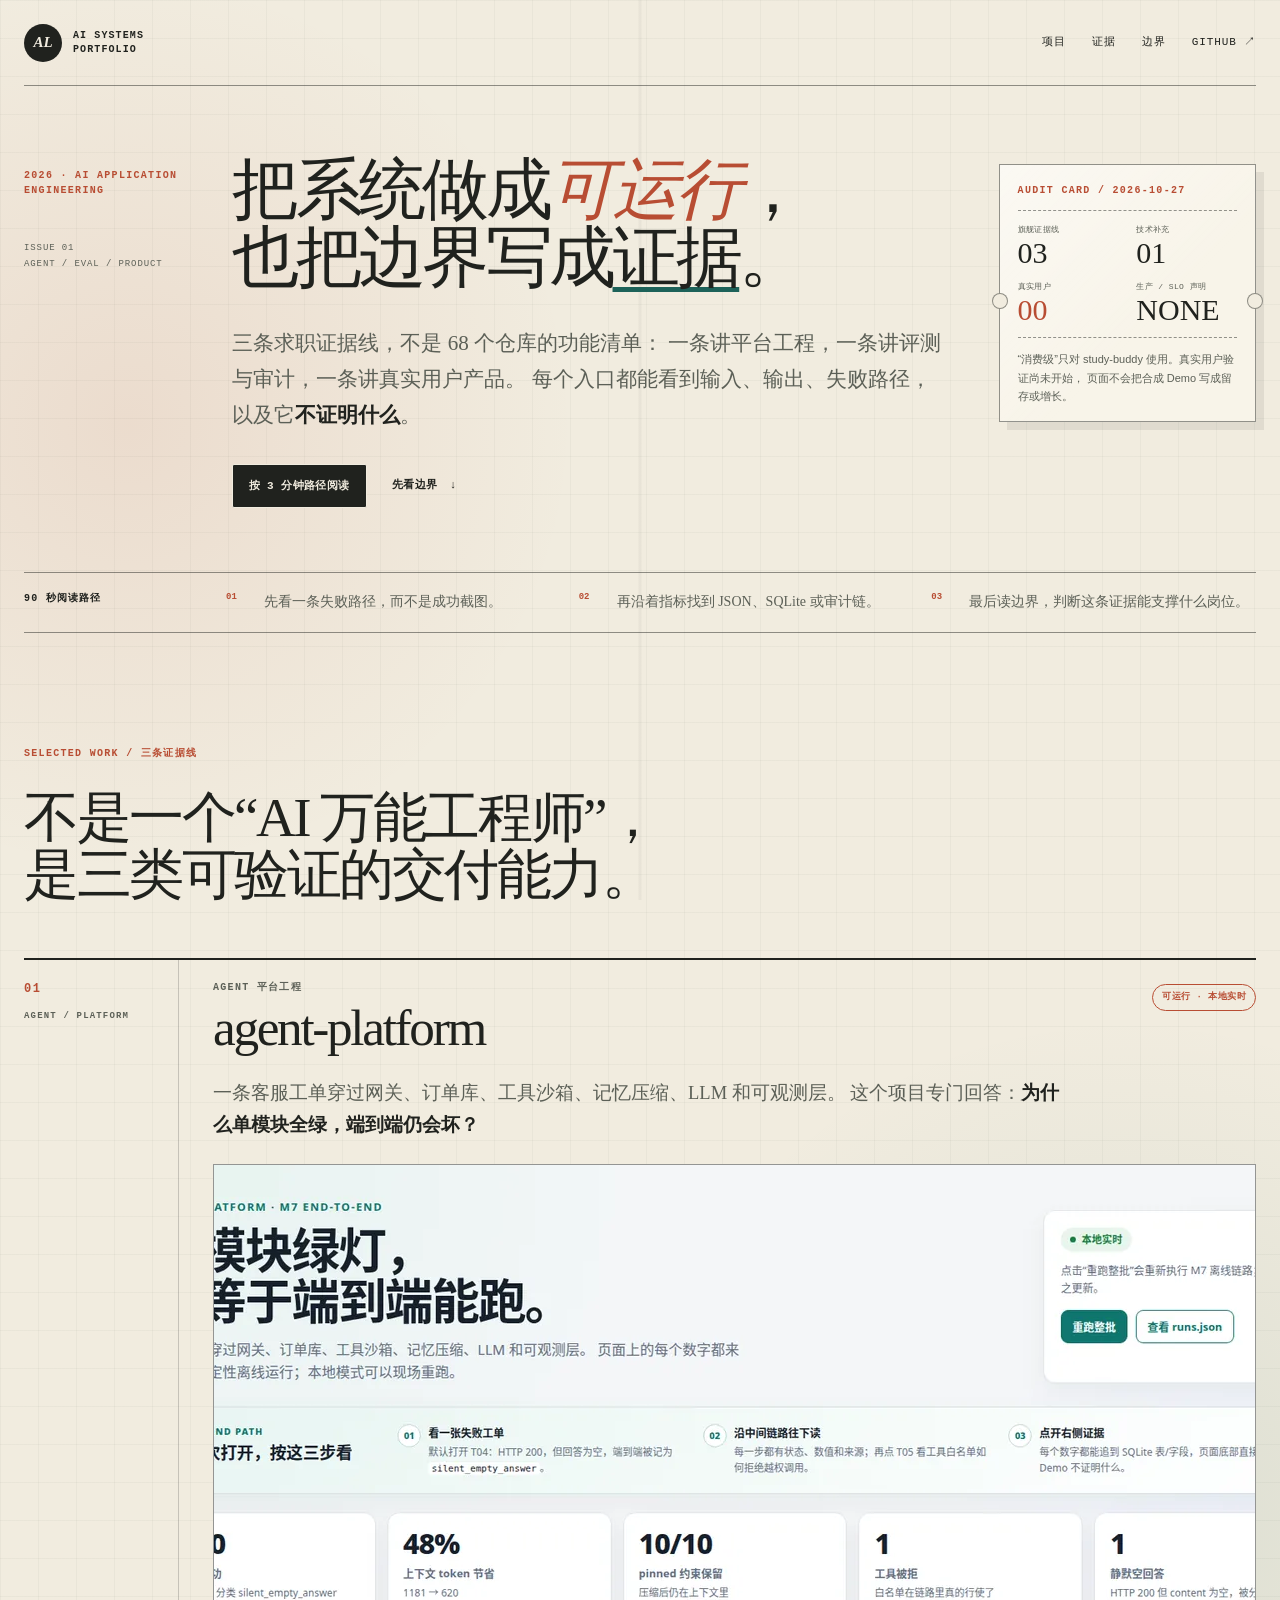
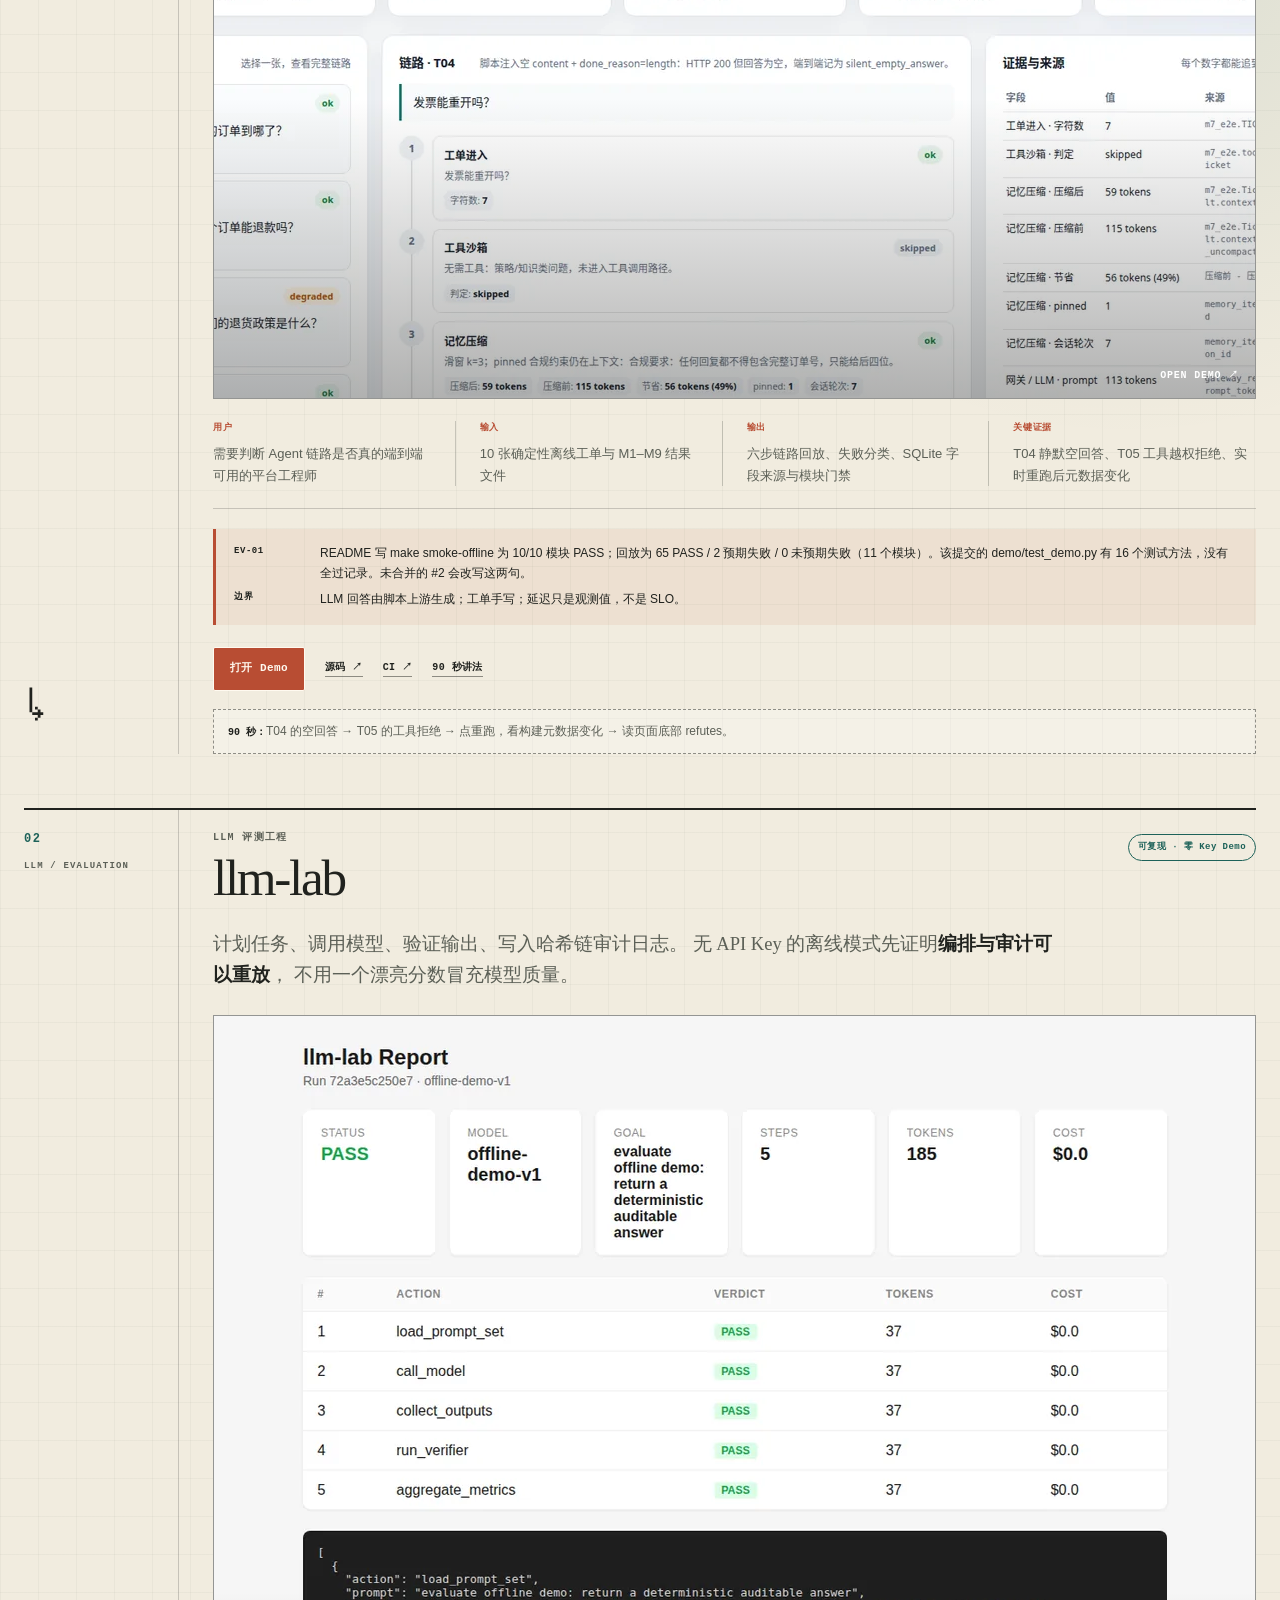
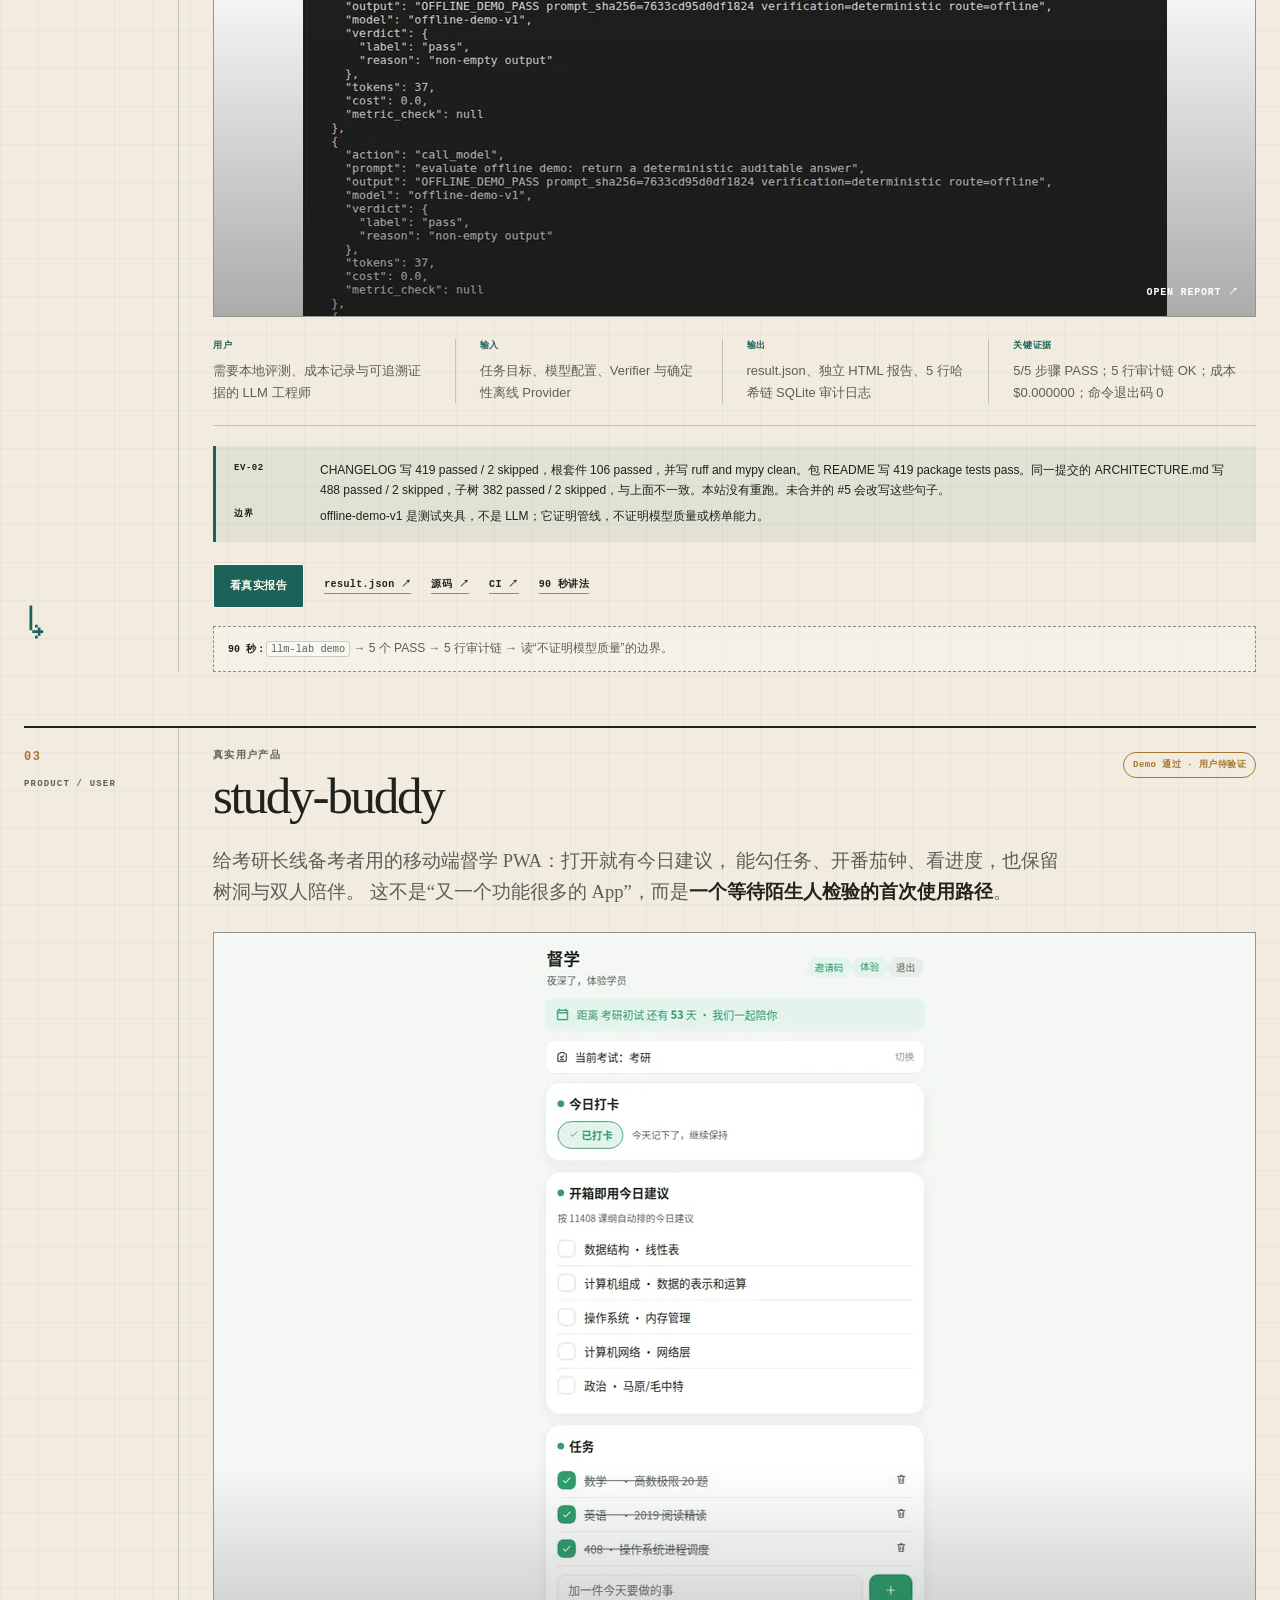
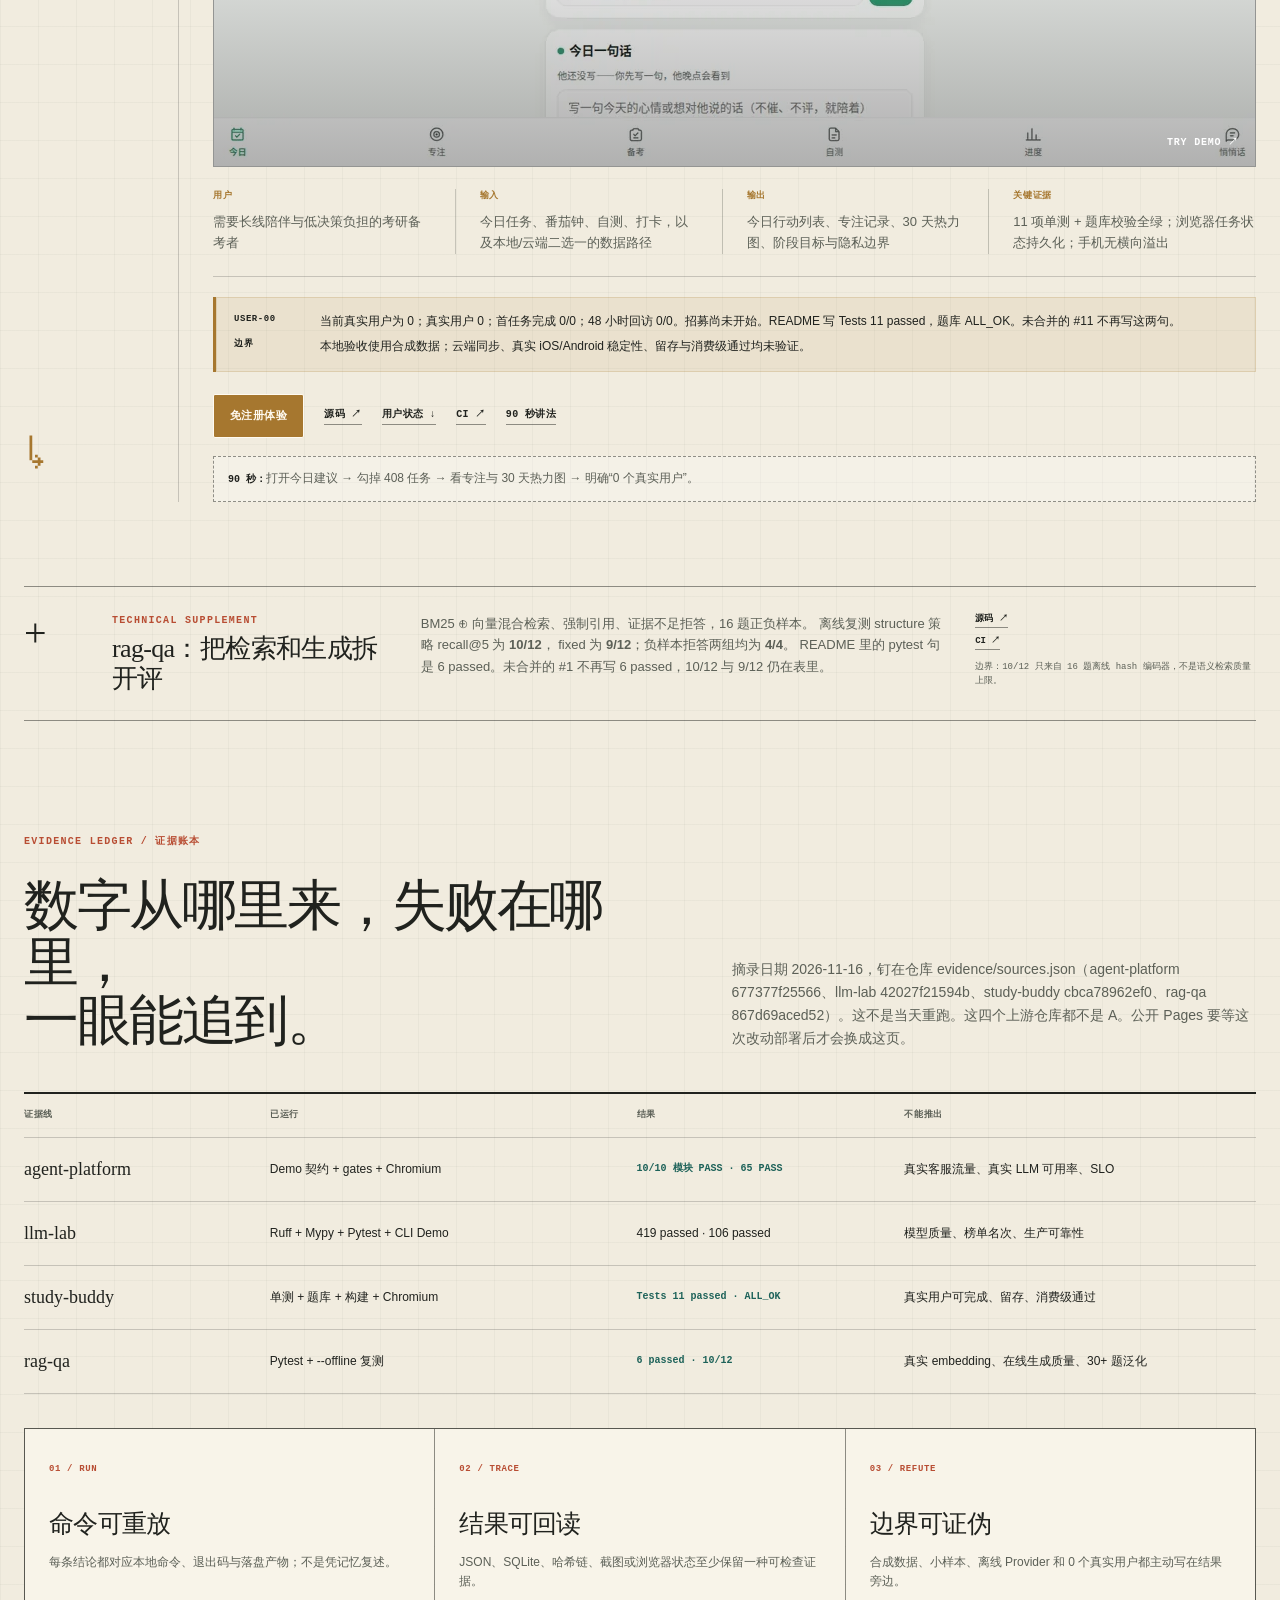
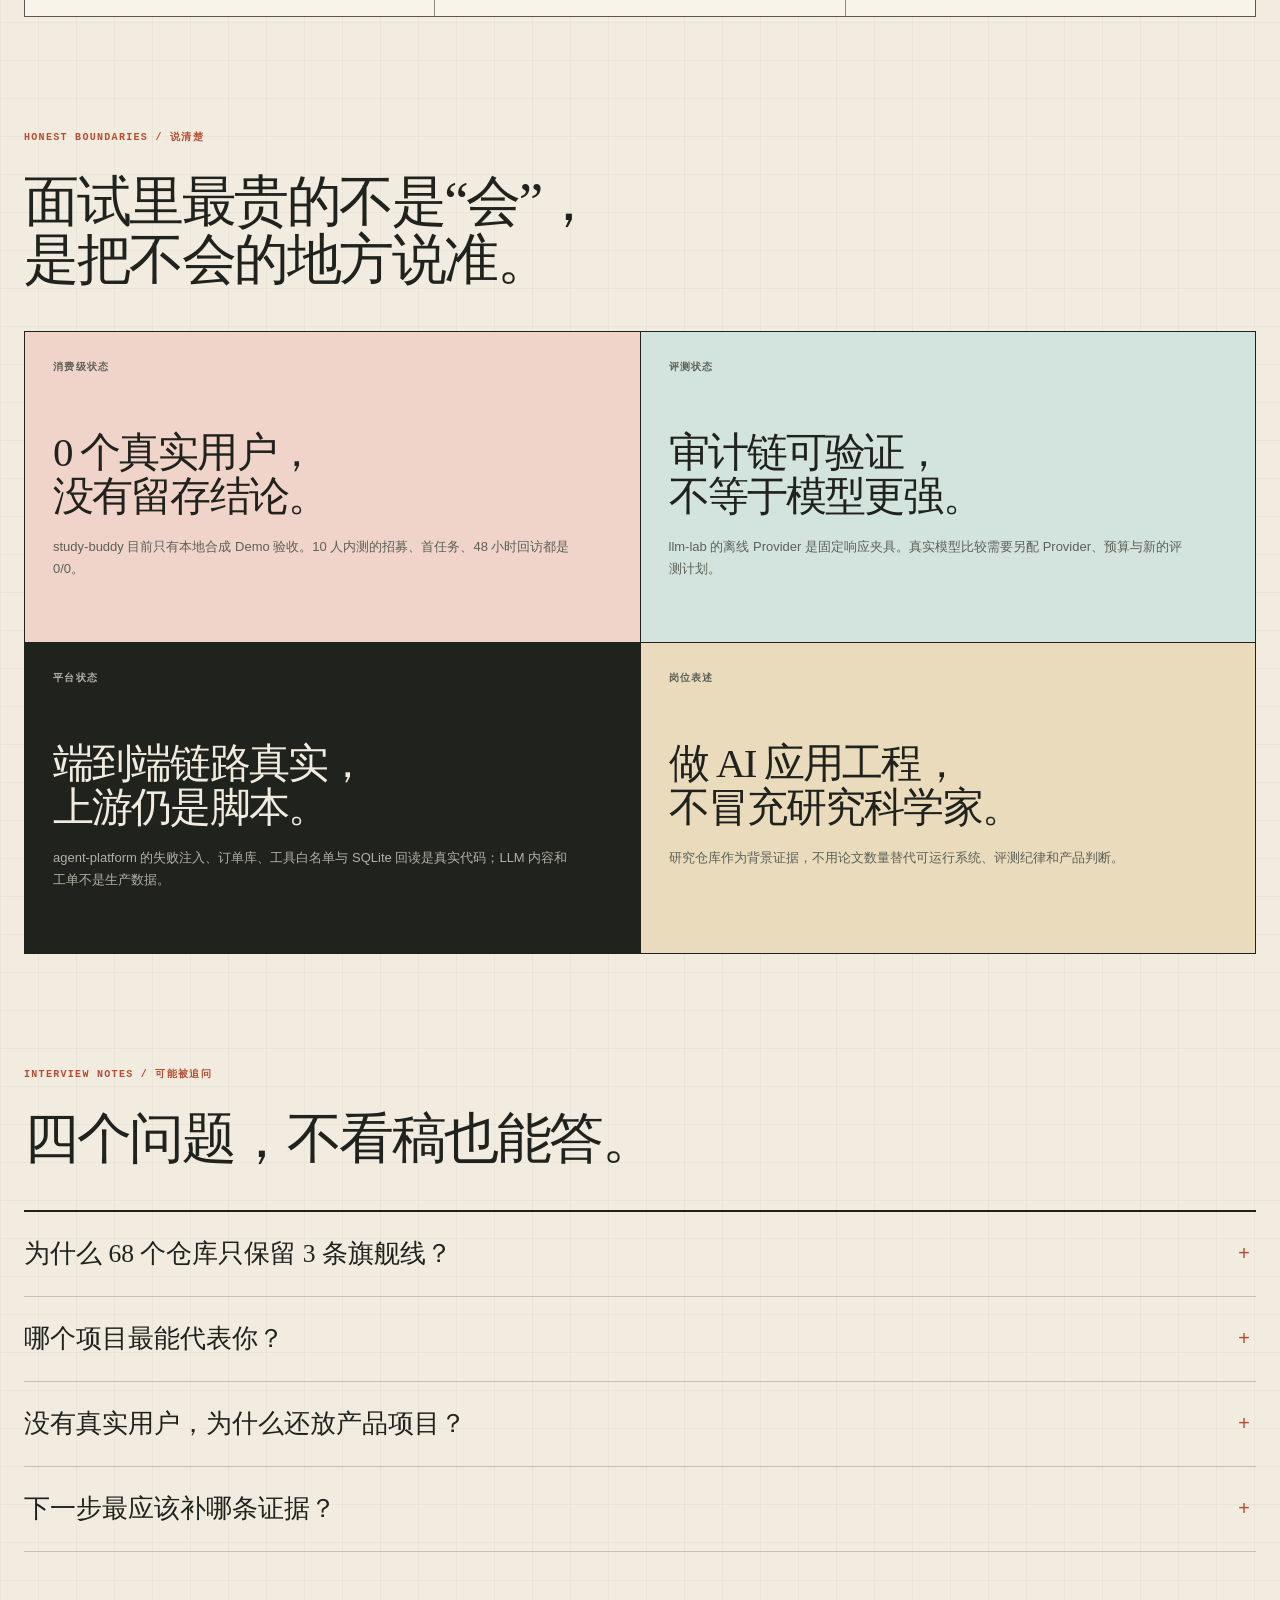
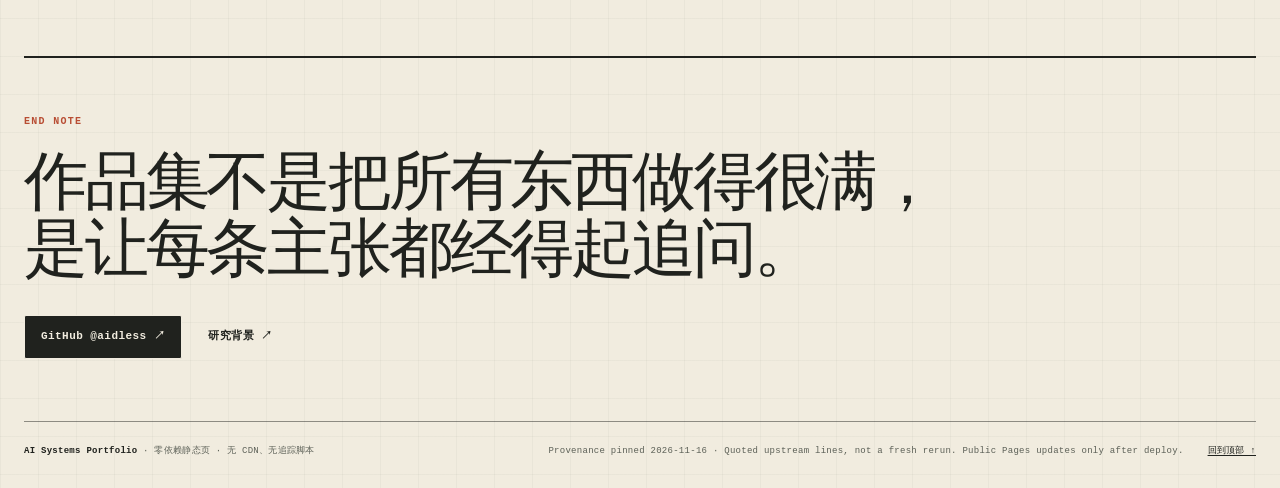
<file: site/index.html>
<!doctype html>
<html lang="zh-CN">
<head>
  <meta charset="utf-8">
  <meta name="viewport" content="width=device-width, initial-scale=1">
  <title>AI 应用工程作品集 · Agent / Evaluation / Product</title>
  <meta name="description" content="三条证据线：Agent 平台工程、LLM 评测工程、真实用户产品。每个项目都有输入、输出、启动入口、证据与明确边界。">
  <meta name="theme-color" content="#f1ecdf">
  <link rel="icon" href="data:,">
  <link rel="stylesheet" href="style.css">
</head>
<body>
  <a class="skip" href="#work">跳到项目</a>

  <header class="site-header">
    <a class="wordmark" href="#top" aria-label="返回顶部">
      <span class="wordmark-mark">AL</span>
      <span>AI SYSTEMS<br>PORTFOLIO</span>
    </a>
    <nav aria-label="主导航">
      <a href="#work">项目</a>
      <a href="#ledger">证据</a>
      <a href="#boundaries">边界</a>
      <a href="https://github.com/aidless" target="_blank" rel="noreferrer">GitHub ↗</a>
    </nav>
  </header>

  <main id="top">
    <section class="hero">
      <div class="hero-grid">
        <div class="hero-aside reveal">
          <p class="eyebrow">2026 · AI APPLICATION ENGINEERING</p>
          <p class="issue">ISSUE 01<br>AGENT / EVAL / PRODUCT</p>
        </div>

        <div class="hero-main">
          <h1 class="reveal delay-1">
            把系统做成<span class="accent">可运行</span>，<br>
            也把边界写成<span class="underline">证据</span>。
          </h1>
          <p class="hero-lede reveal delay-2">
            三条求职证据线，不是 68 个仓库的功能清单：
            一条讲平台工程，一条讲评测与审计，一条讲真实用户产品。
            每个入口都能看到输入、输出、失败路径，以及它<strong>不证明什么</strong>。
          </p>
          <div class="hero-actions reveal delay-3">
            <a class="button button-ink" href="#work">按 3 分钟路径阅读</a>
            <a class="text-link" href="#boundaries">先看边界 <span>↓</span></a>
          </div>
        </div>

        <aside class="hero-ticket reveal delay-2" aria-label="作品集摘要">
          <p class="ticket-label">AUDIT CARD / 2026-10-27</p>
          <dl>
            <div>
              <dt>旗舰证据线</dt>
              <dd>03</dd>
            </div>
            <div>
              <dt>技术补充</dt>
              <dd>01</dd>
            </div>
            <div>
              <dt>真实用户</dt>
              <dd class="ticket-warn">00</dd>
            </div>
            <div>
              <dt>生产 / SLO 声明</dt>
              <dd>NONE</dd>
            </div>
          </dl>
          <p class="ticket-note">
            “消费级”只对 study-buddy 使用。真实用户验证尚未开始，
            页面不会把合成 Demo 写成留存或增长。
          </p>
        </aside>
      </div>

      <div class="read-strip reveal delay-4">
        <p class="strip-title">90 秒阅读路径</p>
        <ol>
          <li><span>01</span>先看一条失败路径，而不是成功截图。</li>
          <li><span>02</span>再沿着指标找到 JSON、SQLite 或审计链。</li>
          <li><span>03</span>最后读边界，判断这条证据能支撑什么岗位。</li>
        </ol>
      </div>
    </section>

    <section class="section work-section" id="work">
      <div class="section-heading section-heading-wide reveal">
        <p class="eyebrow">SELECTED WORK / 三条证据线</p>
        <h2>不是一个“AI 万能工程师”，<br>是三类可验证的交付能力。</h2>
      </div>

      <article class="project project-agent reveal">
        <div class="project-rail">
          <p class="project-number">01</p>
          <p class="project-role">AGENT / PLATFORM</p>
          <div class="project-mark">↳</div>
        </div>
        <div class="project-body">
          <div class="project-intro">
            <div>
              <p class="project-kicker">Agent 平台工程</p>
              <h3>agent-platform</h3>
            </div>
            <span class="status">可运行 · 本地实时</span>
          </div>

          <p class="project-claim">
            一条客服工单穿过网关、订单库、工具沙箱、记忆压缩、LLM 和可观测层。
            这个项目专门回答：<strong>为什么单模块全绿，端到端仍会坏？</strong>
          </p>

          <a class="preview preview-agent" href="https://aidless.github.io/agent-platform/" target="_blank" rel="noreferrer" aria-label="打开 agent-platform 在线 Demo">
            <img src="assets/agent-platform.webp" alt="agent-platform 工单链路 Demo：默认展示 T04 静默空回答" width="1200" height="833">
            <span class="preview-label">OPEN DEMO ↗</span>
          </a>

          <dl class="project-facts">
            <div>
              <dt>用户</dt>
              <dd>需要判断 Agent 链路是否真的端到端可用的平台工程师</dd>
            </div>
            <div>
              <dt>输入</dt>
              <dd>10 张确定性离线工单与 M1–M9 结果文件</dd>
            </div>
            <div>
              <dt>输出</dt>
              <dd>六步链路回放、失败分类、SQLite 字段来源与模块门禁</dd>
            </div>
            <div>
              <dt>关键证据</dt>
              <dd>T04 静默空回答、T05 工具越权拒绝、实时重跑后元数据变化</dd>
            </div>
          </dl>

          <div class="evidence-callout">
            <p><span>EV-01</span> README 写 make smoke-offline 为 10/10 模块 PASS；回放为 65 PASS / 2 预期失败 / 0 未预期失败（11 个模块）。该提交的 demo/test_demo.py 有 16 个测试方法，没有全过记录。未合并的 #2 会改写这两句。</p>
            <p><span>边界</span> LLM 回答由脚本上游生成；工单手写；延迟只是观测值，不是 SLO。</p>
          </div>

          <div class="project-links">
            <a class="button button-rust" href="https://aidless.github.io/agent-platform/" target="_blank" rel="noreferrer">打开 Demo</a>
            <a href="https://github.com/aidless/agent-platform" target="_blank" rel="noreferrer">源码 ↗</a>
            <a href="https://github.com/aidless/agent-platform/actions/workflows/gates.yml" target="_blank" rel="noreferrer">CI ↗</a>
            <a href="#agent-runbook">90 秒讲法</a>
          </div>
          <div class="inline-runbook" id="agent-runbook">
            <p><strong>90 秒：</strong>T04 的空回答 → T05 的工具拒绝 → 点重跑，看构建元数据变化 → 读页面底部 refutes。</p>
          </div>
        </div>
      </article>

      <article class="project project-llm reveal">
        <div class="project-rail">
          <p class="project-number">02</p>
          <p class="project-role">LLM / EVALUATION</p>
          <div class="project-mark">↳</div>
        </div>
        <div class="project-body">
          <div class="project-intro">
            <div>
              <p class="project-kicker">LLM 评测工程</p>
              <h3>llm-lab</h3>
            </div>
            <span class="status status-teal">可复现 · 零 Key Demo</span>
          </div>

          <p class="project-claim">
            计划任务、调用模型、验证输出、写入哈希链审计日志。
            无 API Key 的离线模式先证明<strong>编排与审计可以重放</strong>，
            不用一个漂亮分数冒充模型质量。
          </p>

          <a class="preview preview-llm" href="evidence/llm-lab-report.html" target="_blank" rel="noreferrer" aria-label="打开 llm-lab 离线报告">
            <img src="assets/llm-lab.webp" alt="llm-lab 离线报告：5 个步骤全部 PASS，总成本 0 美元" width="1080" height="900">
            <span class="preview-label">OPEN REPORT ↗</span>
          </a>

          <dl class="project-facts">
            <div>
              <dt>用户</dt>
              <dd>需要本地评测、成本记录与可追溯证据的 LLM 工程师</dd>
            </div>
            <div>
              <dt>输入</dt>
              <dd>任务目标、模型配置、Verifier 与确定性离线 Provider</dd>
            </div>
            <div>
              <dt>输出</dt>
              <dd>result.json、独立 HTML 报告、5 行哈希链 SQLite 审计日志</dd>
            </div>
            <div>
              <dt>关键证据</dt>
              <dd>5/5 步骤 PASS；5 行审计链 OK；成本 $0.000000；命令退出码 0</dd>
            </div>
          </dl>

          <div class="evidence-callout">
            <p><span>EV-02</span> CHANGELOG 写 419 passed / 2 skipped，根套件 106 passed，并写 ruff and mypy clean。包 README 写 419 package tests pass。同一提交的 ARCHITECTURE.md 写 488 passed / 2 skipped，子树 382 passed / 2 skipped，与上面不一致。本站没有重跑。未合并的 #5 会改写这些句子。</p>
            <p><span>边界</span> offline-demo-v1 是测试夹具，不是 LLM；它证明管线，不证明模型质量或榜单能力。</p>
          </div>

          <div class="project-links">
            <a class="button button-teal" href="evidence/llm-lab-report.html" target="_blank" rel="noreferrer">看真实报告</a>
            <a href="evidence/llm-lab-result.json" target="_blank" rel="noreferrer">result.json ↗</a>
            <a href="https://github.com/aidless/llm-lab" target="_blank" rel="noreferrer">源码 ↗</a>
            <a href="https://github.com/aidless/llm-lab/actions/workflows/test.yml" target="_blank" rel="noreferrer">CI ↗</a>
            <a href="#llm-runbook">90 秒讲法</a>
          </div>
          <div class="inline-runbook" id="llm-runbook">
            <p><strong>90 秒：</strong><code>llm-lab demo</code> → 5 个 PASS → 5 行审计链 → 读“不证明模型质量”的边界。</p>
          </div>
        </div>
      </article>

      <article class="project project-study reveal">
        <div class="project-rail">
          <p class="project-number">03</p>
          <p class="project-role">PRODUCT / USER</p>
          <div class="project-mark">↳</div>
        </div>
        <div class="project-body">
          <div class="project-intro">
            <div>
              <p class="project-kicker">真实用户产品</p>
              <h3>study-buddy</h3>
            </div>
            <span class="status status-gold">Demo 通过 · 用户待验证</span>
          </div>

          <p class="project-claim">
            给考研长线备考者用的移动端督学 PWA：打开就有今日建议，
            能勾任务、开番茄钟、看进度，也保留树洞与双人陪伴。
            这不是“又一个功能很多的 App”，而是<strong>一个等待陌生人检验的首次使用路径</strong>。
          </p>

          <a class="preview preview-study" href="https://aidless.github.io/study-buddy/?demo=1" target="_blank" rel="noreferrer" aria-label="打开 study-buddy 免注册 Demo">
            <img src="assets/study-buddy.webp" alt="study-buddy 手机端今日任务页面，包含今日建议、任务和打卡" width="1200" height="833">
            <span class="preview-label">TRY DEMO ↗</span>
          </a>

          <dl class="project-facts">
            <div>
              <dt>用户</dt>
              <dd>需要长线陪伴与低决策负担的考研备考者</dd>
            </div>
            <div>
              <dt>输入</dt>
              <dd>今日任务、番茄钟、自测、打卡，以及本地/云端二选一的数据路径</dd>
            </div>
            <div>
              <dt>输出</dt>
              <dd>今日行动列表、专注记录、30 天热力图、阶段目标与隐私边界</dd>
            </div>
            <div>
              <dt>关键证据</dt>
              <dd>11 项单测 + 题库校验全绿；浏览器任务状态持久化；手机无横向溢出</dd>
            </div>
          </dl>

          <div class="evidence-callout evidence-callout-warn">
            <p><span>USER-00</span> 当前真实用户为 0；真实用户 0；首任务完成 0/0；48 小时回访 0/0。招募尚未开始。README 写 Tests 11 passed，题库 ALL_OK。未合并的 #11 不再写这两句。</p>
            <p><span>边界</span> 本地验收使用合成数据；云端同步、真实 iOS/Android 稳定性、留存与消费级通过均未验证。</p>
          </div>

          <div class="project-links">
            <a class="button button-gold" href="https://aidless.github.io/study-buddy/?demo=1" target="_blank" rel="noreferrer">免注册体验</a>
            <a href="https://github.com/aidless/study-buddy" target="_blank" rel="noreferrer">源码 ↗</a>
            <a href="#boundaries">用户状态 ↓</a>
            <a href="https://github.com/aidless/study-buddy/actions/workflows/ci.yml" target="_blank" rel="noreferrer">CI ↗</a>
            <a href="#study-runbook">90 秒讲法</a>
          </div>
          <div class="inline-runbook" id="study-runbook">
            <p><strong>90 秒：</strong>打开今日建议 → 勾掉 408 任务 → 看专注与 30 天热力图 → 明确“0 个真实用户”。</p>
          </div>
        </div>
      </article>
    </section>

    <section class="supplement reveal" aria-labelledby="supplement-title">
      <div class="supplement-index">+</div>
      <div>
        <p class="eyebrow">TECHNICAL SUPPLEMENT</p>
        <h2 id="supplement-title">rag-qa：把检索和生成拆开评</h2>
      </div>
      <p>
        BM25 ⊕ 向量混合检索、强制引用、证据不足拒答，16 题正负样本。
        离线复测 structure 策略 recall@5 为 <strong>10/12</strong>，
        fixed 为 <strong>9/12</strong>；负样本拒答两组均为 <strong>4/4</strong>。
        README 里的 pytest 句是 6 passed。未合并的 #1 不再写 6 passed，10/12 与 9/12 仍在表里。
      </p>
      <div class="supplement-links">
        <a href="https://github.com/aidless/rag-qa" target="_blank" rel="noreferrer">源码 ↗</a>
        <a href="https://github.com/aidless/rag-qa/actions/workflows/ci.yml" target="_blank" rel="noreferrer">CI ↗</a>
        <span>边界：10/12 只来自 16 题离线 hash 编码器，不是语义检索质量上限。</span>
      </div>
    </section>

    <section class="section ledger-section" id="ledger">
      <div class="section-heading reveal">
        <p class="eyebrow">EVIDENCE LEDGER / 证据账本</p>
        <h2>数字从哪里来，失败在哪里，<br>一眼能追到。</h2>
        <p class="section-note">摘录日期 2026-11-16，钉在仓库 evidence/sources.json（agent-platform 677377f25566、llm-lab 42027f21594b、study-buddy cbca78962ef0、rag-qa 867d69aced52）。这不是当天重跑。这四个上游仓库都不是 A。公开 Pages 要等这次改动部署后才会换成这页。</p>
      </div>

      <div class="ledger reveal" role="table" aria-label="项目证据账本">
        <div class="ledger-row ledger-head" role="row">
          <span role="columnheader">证据线</span>
          <span role="columnheader">已运行</span>
          <span role="columnheader">结果</span>
          <span role="columnheader">不能推出</span>
        </div>
        <div class="ledger-row" role="row">
          <strong role="cell">agent-platform</strong>
          <span role="cell" data-label="已运行">Demo 契约 + gates + Chromium</span>
          <span role="cell" class="pass" data-label="结果">10/10 模块 PASS · 65 PASS</span>
          <span role="cell" data-label="不能推出">真实客服流量、真实 LLM 可用率、SLO</span>
        </div>
        <div class="ledger-row" role="row">
          <strong role="cell">llm-lab</strong>
          <span role="cell" data-label="已运行">Ruff + Mypy + Pytest + CLI Demo</span>
          <span role="cell" data-label="结果">419 passed · 106 passed</span>
          <span role="cell" data-label="不能推出">模型质量、榜单名次、生产可靠性</span>
        </div>
        <div class="ledger-row" role="row">
          <strong role="cell">study-buddy</strong>
          <span role="cell" data-label="已运行">单测 + 题库 + 构建 + Chromium</span>
          <span role="cell" class="pass" data-label="结果">Tests 11 passed · ALL_OK</span>
          <span role="cell" data-label="不能推出">真实用户可完成、留存、消费级通过</span>
        </div>
        <div class="ledger-row" role="row">
          <strong role="cell">rag-qa</strong>
          <span role="cell" data-label="已运行">Pytest + --offline 复测</span>
          <span role="cell" class="pass" data-label="结果">6 passed · 10/12</span>
          <span role="cell" data-label="不能推出">真实 embedding、在线生成质量、30+ 题泛化</span>
        </div>
      </div>

      <div class="method-grid">
        <article class="method-card reveal">
          <span>01 / RUN</span>
          <h3>命令可重放</h3>
          <p>每条结论都对应本地命令、退出码与落盘产物；不是凭记忆复述。</p>
        </article>
        <article class="method-card reveal">
          <span>02 / TRACE</span>
          <h3>结果可回读</h3>
          <p>JSON、SQLite、哈希链、截图或浏览器状态至少保留一种可检查证据。</p>
        </article>
        <article class="method-card reveal">
          <span>03 / REFUTE</span>
          <h3>边界可证伪</h3>
          <p>合成数据、小样本、离线 Provider 和 0 个真实用户都主动写在结果旁边。</p>
        </article>
      </div>
    </section>

    <section class="section boundaries-section" id="boundaries">
      <div class="section-heading section-heading-wide reveal">
        <p class="eyebrow">HONEST BOUNDARIES / 说清楚</p>
        <h2>面试里最贵的不是“会”，<br>是把不会的地方说准。</h2>
      </div>

      <div class="boundary-grid">
        <article class="boundary boundary-red reveal">
          <p class="boundary-label">消费级状态</p>
          <h3>0 个真实用户，<br>没有留存结论。</h3>
          <p>study-buddy 目前只有本地合成 Demo 验收。10 人内测的招募、首任务、48 小时回访都是 0/0。</p>
        </article>
        <article class="boundary boundary-teal reveal">
          <p class="boundary-label">评测状态</p>
          <h3>审计链可验证，<br>不等于模型更强。</h3>
          <p>llm-lab 的离线 Provider 是固定响应夹具。真实模型比较需要另配 Provider、预算与新的评测计划。</p>
        </article>
        <article class="boundary boundary-ink reveal">
          <p class="boundary-label">平台状态</p>
          <h3>端到端链路真实，<br>上游仍是脚本。</h3>
          <p>agent-platform 的失败注入、订单库、工具白名单与 SQLite 回读是真实代码；LLM 内容和工单不是生产数据。</p>
        </article>
        <article class="boundary boundary-gold reveal">
          <p class="boundary-label">岗位表述</p>
          <h3>做 AI 应用工程，<br>不冒充研究科学家。</h3>
          <p>研究仓库作为背景证据，不用论文数量替代可运行系统、评测纪律和产品判断。</p>
        </article>
      </div>
    </section>

    <section class="section qa-section">
      <div class="section-heading section-heading-wide reveal">
        <p class="eyebrow">INTERVIEW NOTES / 可能被追问</p>
        <h2>四个问题，不看稿也能答。</h2>
      </div>
      <div class="qa-list">
        <details class="reveal">
          <summary>为什么 68 个仓库只保留 3 条旗舰线？</summary>
          <p>面试官不是在数仓库，而是在判断能否把问题、工程、证据和边界讲闭环。68 个半成品会把主线稀释；其余仓库改为研究背景和技术广度。</p>
        </details>
        <details class="reveal">
          <summary>哪个项目最能代表你？</summary>
          <p>agent-platform 代表系统拆解与失败分类；llm-lab 代表评测、审计和可复现；study-buddy 代表用户路径与产品克制。三条线对应岗位里的三种日常。</p>
        </details>
        <details class="reveal">
          <summary>没有真实用户，为什么还放产品项目？</summary>
          <p>因为产品判断和用户验证是 AI 应用工程师的重要能力，同时必须把 0 写出来。这个项目现在证明的是首次路径、构建质量、隐私选项和验证计划，不是留存。</p>
        </details>
        <details class="reveal">
          <summary>下一步最应该补哪条证据？</summary>
          <p>优先完成 study-buddy 的真实 10 人内测并修前三项摩擦；其次为 llm-lab 接一个成本受控的真实模型对照。两项都需要新的外部授权，不在本地静态证据里冒充完成。</p>
        </details>
      </div>
    </section>

    <section class="closing reveal">
      <p class="eyebrow">END NOTE</p>
      <h2>作品集不是把所有东西做得很满，<br>是让每条主张都经得起追问。</h2>
      <div class="closing-links">
        <a class="button button-ink" href="https://github.com/aidless" target="_blank" rel="noreferrer">GitHub @aidless ↗</a>
        <a class="text-link" href="https://arxiv.org/a/liu_z_28" target="_blank" rel="noreferrer">研究背景 ↗</a>
      </div>
    </section>
  </main>

  <footer>
    <p><strong>AI Systems Portfolio</strong> · 零依赖静态页 · 无 CDN、无追踪脚本</p>
    <p>Provenance pinned 2026-11-16 · Quoted upstream lines, not a fresh rerun. Public Pages updates only after deploy.</p>
    <a href="#top">回到顶部 ↑</a>
  </footer>
</body>
</html>
</file>
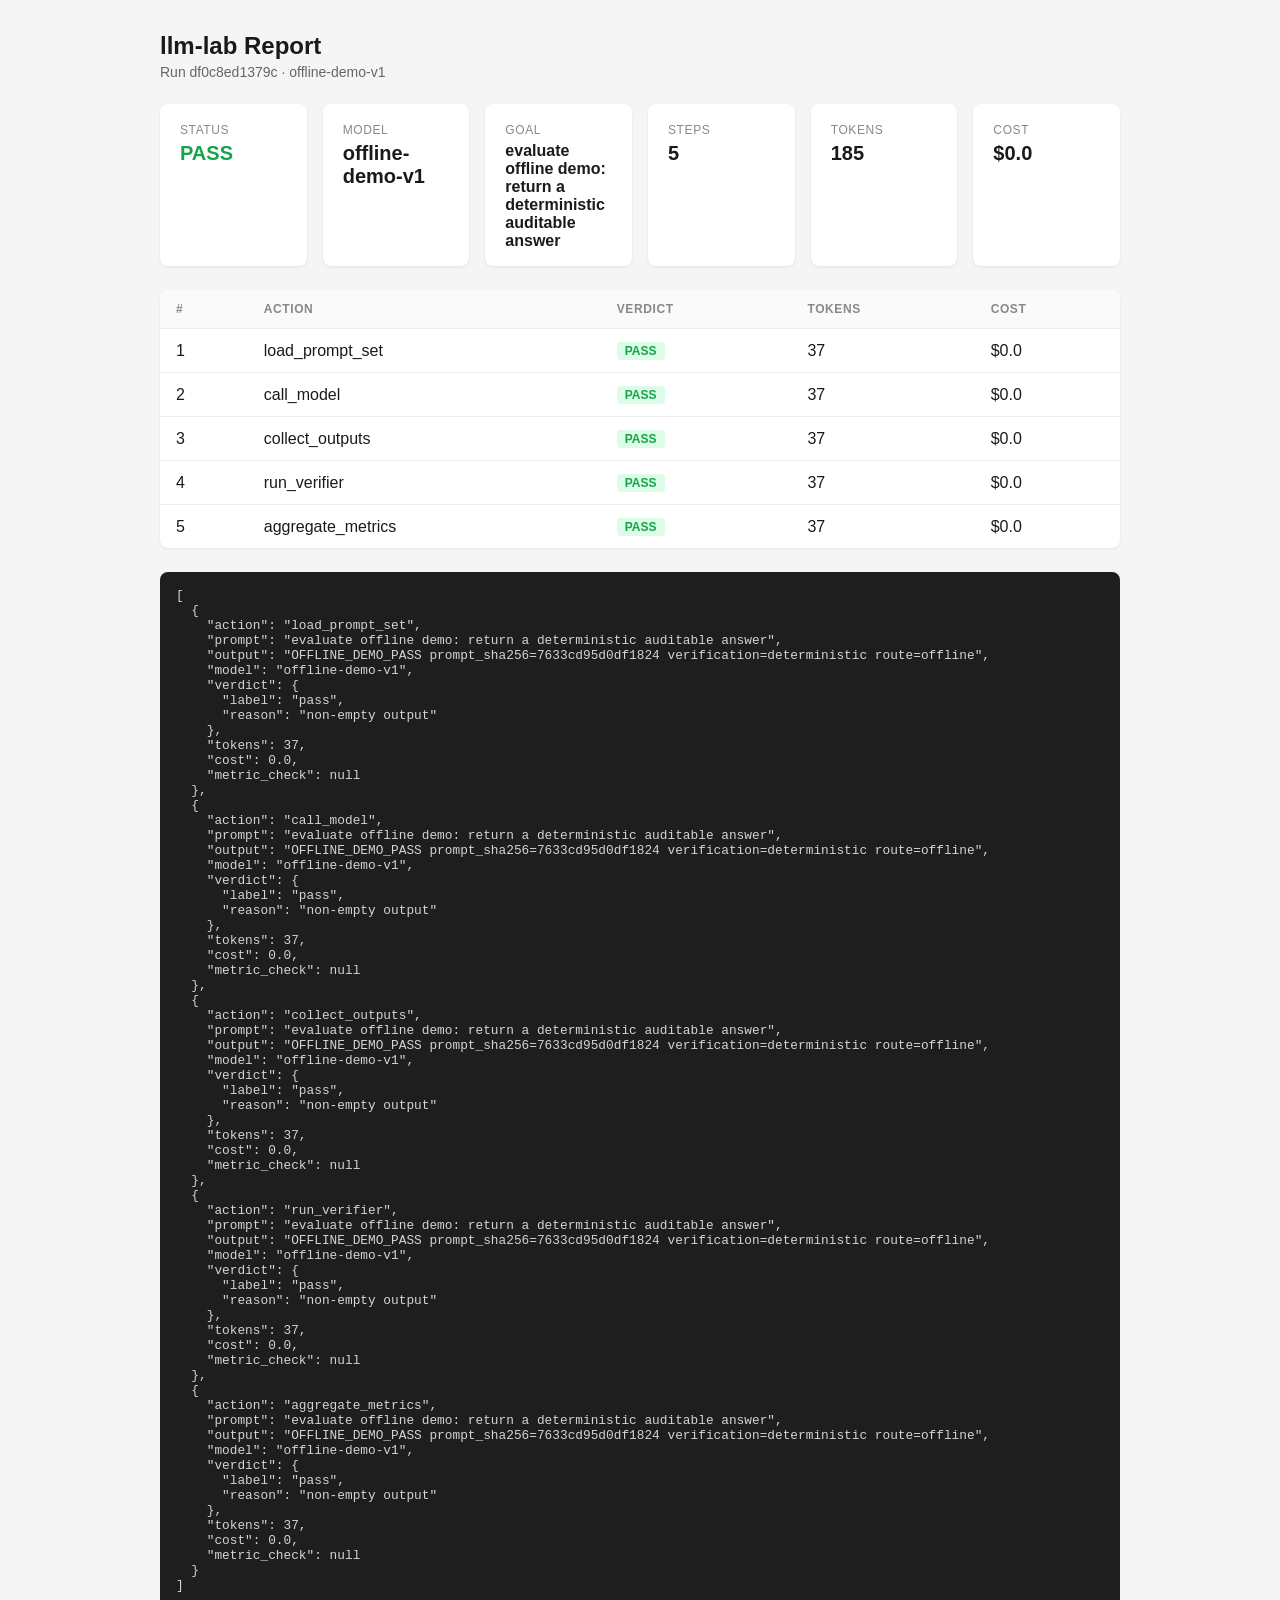
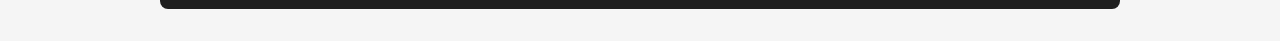
<file: site/evidence/llm-lab-report.html>
<!DOCTYPE html>
<html lang="en">
<head>
<meta charset="UTF-8">
<meta name="viewport" content="width=device-width, initial-scale=1.0">
<title>llm-lab Report — df0c8ed1379c</title>
<style>
  * { box-sizing: border-box; margin: 0; padding: 0; }
  body { font-family: -apple-system, BlinkMacSystemFont, 'Segoe UI', Roboto, sans-serif; background: #f5f5f5; color: #1a1a1a; padding: 2rem; }
  .container { max-width: 960px; margin: 0 auto; }
  h1 { font-size: 1.5rem; margin-bottom: 0.25rem; }
  .subtitle { color: #666; font-size: 0.875rem; margin-bottom: 1.5rem; }
  .summary { display: flex; gap: 1rem; flex-wrap: wrap; margin-bottom: 1.5rem; }
  .card { background: #fff; border-radius: 8px; padding: 1rem 1.25rem; flex: 1; min-width: 140px; box-shadow: 0 1px 3px rgba(0,0,0,.08); }
  .card label { font-size: 0.75rem; text-transform: uppercase; letter-spacing: .05em; color: #888; }
  .card .value { font-size: 1.25rem; font-weight: 600; margin-top: 0.25rem; }
  .card .value.pass { color: #16a34a; }
  .card .value.fail { color: #dc2626; }
  table { width: 100%; border-collapse: collapse; background: #fff; border-radius: 8px; overflow: hidden; box-shadow: 0 1px 3px rgba(0,0,0,.08); }
  th, td { text-align: left; padding: 0.75rem 1rem; border-bottom: 1px solid #eee; }
  th { background: #fafafa; font-size: 0.75rem; text-transform: uppercase; letter-spacing: .05em; color: #888; }
  tr:last-child td { border-bottom: none; }
  .badge { display: inline-block; padding: 0.125rem 0.5rem; border-radius: 4px; font-size: 0.75rem; font-weight: 600; }
  .badge-pass { background: #dcfce7; color: #16a34a; }
  .badge-fail { background: #fee2e2; color: #dc2626; }
  .badge-partial { background: #fef9c3; color: #ca8a04; }
  pre { background: #1e1e1e; color: #d4d4d4; padding: 1rem; border-radius: 8px; overflow-x: auto; font-size: 0.8rem; margin-top: 1.5rem; }
</style>
</head>
<body>
<div class="container">
  <h1>llm-lab Report</h1>
  <div class="subtitle">Run df0c8ed1379c &middot; offline-demo-v1</div>

  <div class="summary">
    <div class="card">
      <label>Status</label>
      <div class="value pass">PASS</div>
    </div>
    <div class="card">
      <label>Model</label>
      <div class="value">offline-demo-v1</div>
    </div>
    <div class="card">
      <label>Goal</label>
      <div class="value" style="font-size:1rem">evaluate offline demo: return a deterministic auditable answer</div>
    </div>
    <div class="card">
      <label>Steps</label>
      <div class="value">5</div>
    </div>
    <div class="card">
      <label>Tokens</label>
      <div class="value">185</div>
    </div>
    <div class="card">
      <label>Cost</label>
      <div class="value">$0.0</div>
    </div>
  </div>

  <table>
    <thead><tr><th>#</th><th>Action</th><th>Verdict</th><th>Tokens</th><th>Cost</th></tr></thead>
    <tbody><tr>
            <td>1</td>
            <td>load_prompt_set</td>
            <td><span class="badge badge-pass">PASS</span></td>
            <td>37</td>
            <td>$0.0</td>
        </tr><tr>
            <td>2</td>
            <td>call_model</td>
            <td><span class="badge badge-pass">PASS</span></td>
            <td>37</td>
            <td>$0.0</td>
        </tr><tr>
            <td>3</td>
            <td>collect_outputs</td>
            <td><span class="badge badge-pass">PASS</span></td>
            <td>37</td>
            <td>$0.0</td>
        </tr><tr>
            <td>4</td>
            <td>run_verifier</td>
            <td><span class="badge badge-pass">PASS</span></td>
            <td>37</td>
            <td>$0.0</td>
        </tr><tr>
            <td>5</td>
            <td>aggregate_metrics</td>
            <td><span class="badge badge-pass">PASS</span></td>
            <td>37</td>
            <td>$0.0</td>
        </tr></tbody>
  </table>

  <pre>[
  {
    &quot;action&quot;: &quot;load_prompt_set&quot;,
    &quot;prompt&quot;: &quot;evaluate offline demo: return a deterministic auditable answer&quot;,
    &quot;output&quot;: &quot;OFFLINE_DEMO_PASS prompt_sha256=7633cd95d0df1824 verification=deterministic route=offline&quot;,
    &quot;model&quot;: &quot;offline-demo-v1&quot;,
    &quot;verdict&quot;: {
      &quot;label&quot;: &quot;pass&quot;,
      &quot;reason&quot;: &quot;non-empty output&quot;
    },
    &quot;tokens&quot;: 37,
    &quot;cost&quot;: 0.0,
    &quot;metric_check&quot;: null
  },
  {
    &quot;action&quot;: &quot;call_model&quot;,
    &quot;prompt&quot;: &quot;evaluate offline demo: return a deterministic auditable answer&quot;,
    &quot;output&quot;: &quot;OFFLINE_DEMO_PASS prompt_sha256=7633cd95d0df1824 verification=deterministic route=offline&quot;,
    &quot;model&quot;: &quot;offline-demo-v1&quot;,
    &quot;verdict&quot;: {
      &quot;label&quot;: &quot;pass&quot;,
      &quot;reason&quot;: &quot;non-empty output&quot;
    },
    &quot;tokens&quot;: 37,
    &quot;cost&quot;: 0.0,
    &quot;metric_check&quot;: null
  },
  {
    &quot;action&quot;: &quot;collect_outputs&quot;,
    &quot;prompt&quot;: &quot;evaluate offline demo: return a deterministic auditable answer&quot;,
    &quot;output&quot;: &quot;OFFLINE_DEMO_PASS prompt_sha256=7633cd95d0df1824 verification=deterministic route=offline&quot;,
    &quot;model&quot;: &quot;offline-demo-v1&quot;,
    &quot;verdict&quot;: {
      &quot;label&quot;: &quot;pass&quot;,
      &quot;reason&quot;: &quot;non-empty output&quot;
    },
    &quot;tokens&quot;: 37,
    &quot;cost&quot;: 0.0,
    &quot;metric_check&quot;: null
  },
  {
    &quot;action&quot;: &quot;run_verifier&quot;,
    &quot;prompt&quot;: &quot;evaluate offline demo: return a deterministic auditable answer&quot;,
    &quot;output&quot;: &quot;OFFLINE_DEMO_PASS prompt_sha256=7633cd95d0df1824 verification=deterministic route=offline&quot;,
    &quot;model&quot;: &quot;offline-demo-v1&quot;,
    &quot;verdict&quot;: {
      &quot;label&quot;: &quot;pass&quot;,
      &quot;reason&quot;: &quot;non-empty output&quot;
    },
    &quot;tokens&quot;: 37,
    &quot;cost&quot;: 0.0,
    &quot;metric_check&quot;: null
  },
  {
    &quot;action&quot;: &quot;aggregate_metrics&quot;,
    &quot;prompt&quot;: &quot;evaluate offline demo: return a deterministic auditable answer&quot;,
    &quot;output&quot;: &quot;OFFLINE_DEMO_PASS prompt_sha256=7633cd95d0df1824 verification=deterministic route=offline&quot;,
    &quot;model&quot;: &quot;offline-demo-v1&quot;,
    &quot;verdict&quot;: {
      &quot;label&quot;: &quot;pass&quot;,
      &quot;reason&quot;: &quot;non-empty output&quot;
    },
    &quot;tokens&quot;: 37,
    &quot;cost&quot;: 0.0,
    &quot;metric_check&quot;: null
  }
]</pre>
</div>
</body>
</html>
</file>
<file: site/style.css>
:root {
  --paper: #f1ecdf;
  --paper-soft: #f8f4e9;
  --paper-deep: #e4dccb;
  --ink: #20221e;
  --ink-soft: #5c6057;
  --line: rgba(32, 34, 30, 0.2);
  --line-strong: rgba(32, 34, 30, 0.48);
  --rust: #b84d33;
  --rust-soft: #f1d4c9;
  --teal: #1d6259;
  --teal-soft: #d3e3dd;
  --gold: #a6772f;
  --gold-soft: #eadbbd;
  --maxw: 1320px;
  --serif: "Iowan Old Style", "Baskerville", "Palatino Linotype", "Songti SC",
    "STSong", "Noto Serif CJK SC", serif;
  --sans: "Avenir Next", "Century Gothic", "PingFang SC", "Hiragino Sans GB",
    "Microsoft YaHei", sans-serif;
  --mono: "SFMono-Regular", "Cascadia Mono", "Liberation Mono", Menlo, monospace;
  color-scheme: light;
}

* {
  box-sizing: border-box;
}

html {
  scroll-behavior: smooth;
  -webkit-text-size-adjust: 100%;
}

body {
  margin: 0;
  color: var(--ink);
  background:
    radial-gradient(circle at 10% 5%, rgba(184, 77, 51, 0.1), transparent 28rem),
    radial-gradient(circle at 88% 18%, rgba(29, 98, 89, 0.1), transparent 32rem),
    linear-gradient(rgba(32, 34, 30, 0.035) 1px, transparent 1px),
    linear-gradient(90deg, rgba(32, 34, 30, 0.035) 1px, transparent 1px),
    var(--paper);
  background-size: auto, auto, 38px 38px, 38px 38px, auto;
  font-family: var(--sans);
  font-size: 16px;
  line-height: 1.65;
}

body::before {
  position: fixed;
  inset: 0;
  z-index: -1;
  background: linear-gradient(90deg, transparent 0 49.8%, rgba(32, 34, 30, 0.05) 50%, transparent 50.2%);
  content: "";
  pointer-events: none;
}

a {
  color: inherit;
  text-decoration-thickness: 1px;
  text-underline-offset: 0.2em;
}

img {
  display: block;
  max-width: 100%;
}

button,
a {
  -webkit-tap-highlight-color: transparent;
}

code {
  padding: 0.1em 0.38em;
  border: 1px solid var(--line);
  border-radius: 3px;
  background: rgba(255, 255, 255, 0.42);
  font-family: var(--mono);
  font-size: 0.86em;
}

.skip {
  position: absolute;
  left: -9999px;
}

.skip:focus {
  left: 1rem;
  top: 1rem;
  z-index: 100;
  padding: 0.7rem 1rem;
  background: var(--ink);
  color: var(--paper);
}

.site-header {
  display: flex;
  width: min(calc(100% - 48px), var(--maxw));
  min-height: 86px;
  margin: 0 auto;
  align-items: center;
  justify-content: space-between;
  border-bottom: 1px solid var(--line-strong);
}

.wordmark {
  display: flex;
  align-items: center;
  gap: 11px;
  color: var(--ink);
  font-family: var(--mono);
  font-size: 10px;
  font-weight: 700;
  line-height: 1.35;
  letter-spacing: 0.11em;
  text-decoration: none;
}

.wordmark-mark {
  display: grid;
  width: 38px;
  height: 38px;
  place-items: center;
  border-radius: 50%;
  background: var(--ink);
  color: var(--paper);
  font-family: var(--serif);
  font-size: 15px;
  font-style: italic;
  letter-spacing: 0;
}

.site-header nav {
  display: flex;
  align-items: center;
  gap: 26px;
  font-family: var(--mono);
  font-size: 11px;
  letter-spacing: 0.08em;
  text-transform: uppercase;
}

.site-header nav a {
  text-decoration: none;
}

.site-header nav a:hover {
  color: var(--rust);
}

main,
footer {
  width: min(calc(100% - 48px), var(--maxw));
  margin: 0 auto;
}

.hero {
  padding: 70px 0 0;
}

.hero-grid {
  display: grid;
  grid-template-columns: minmax(120px, 0.55fr) minmax(0, 2.5fr) minmax(250px, 0.9fr);
  gap: clamp(28px, 4vw, 64px);
  align-items: start;
}

.eyebrow,
.project-role,
.project-kicker,
.ticket-label,
.boundary-label,
.project-number {
  margin: 0;
  font-family: var(--mono);
  font-size: 10px;
  font-weight: 700;
  letter-spacing: 0.13em;
  line-height: 1.5;
  text-transform: uppercase;
}

.eyebrow {
  color: var(--rust);
}

.hero-aside {
  padding-top: 12px;
}

.issue {
  margin: 42px 0 0;
  color: var(--ink-soft);
  font-family: var(--mono);
  font-size: 9px;
  letter-spacing: 0.1em;
  line-height: 1.8;
}

.hero-main h1 {
  max-width: 900px;
  margin: 0;
  font-family: var(--serif);
  font-size: clamp(3.2rem, 5.2vw, 4.75rem);
  font-weight: 500;
  letter-spacing: -0.055em;
  line-height: 1.02;
}

.hero-main h1 .accent {
  color: var(--rust);
  font-style: italic;
  white-space: nowrap;
}

.hero-main h1 .underline {
  white-space: nowrap;
  text-decoration: underline;
  text-decoration-color: var(--teal);
  text-decoration-thickness: 5px;
  text-underline-offset: 0.11em;
}

.hero-lede {
  max-width: 720px;
  margin: 34px 0 0;
  color: var(--ink-soft);
  font-family: var(--serif);
  font-size: clamp(1.12rem, 1.65vw, 1.45rem);
  line-height: 1.7;
}

.hero-lede strong {
  color: var(--ink);
  font-weight: 600;
}

.hero-actions {
  display: flex;
  margin-top: 30px;
  align-items: center;
  gap: 24px;
  flex-wrap: wrap;
}

.button {
  display: inline-flex;
  min-height: 44px;
  padding: 0.65rem 1rem;
  align-items: center;
  justify-content: center;
  border: 1px solid currentColor;
  border-radius: 2px;
  font-family: var(--mono);
  font-size: 11px;
  font-weight: 700;
  letter-spacing: 0.04em;
  text-decoration: none;
  transition: background 160ms ease, color 160ms ease, transform 160ms ease;
}

.button:hover {
  transform: translateY(-2px);
}

.button-ink {
  background: var(--ink);
  color: var(--paper);
}

.button-ink:hover {
  background: var(--rust);
  border-color: var(--rust);
}

.button-rust {
  background: var(--rust);
  color: #fffaf0;
}

.button-teal {
  background: var(--teal);
  color: #fffaf0;
}

.button-gold {
  background: var(--gold);
  color: #fffaf0;
}

.text-link {
  font-family: var(--mono);
  font-size: 11px;
  font-weight: 700;
  letter-spacing: 0.05em;
  text-decoration: none;
}

.text-link span {
  display: inline-block;
  margin-left: 0.3rem;
  transition: transform 160ms ease;
}

.text-link:hover span {
  transform: translateY(3px);
}

.hero-ticket {
  position: relative;
  margin-top: 8px;
  padding: 18px 18px 16px;
  border: 1px solid var(--line-strong);
  background:
    linear-gradient(135deg, rgba(255, 255, 255, 0.46), transparent 60%),
    var(--paper-soft);
  box-shadow: 8px 8px 0 rgba(32, 34, 30, 0.08);
  transform: rotate(1.5deg);
}

.hero-ticket::before,
.hero-ticket::after {
  position: absolute;
  top: 50%;
  width: 14px;
  height: 14px;
  border: 1px solid var(--line-strong);
  border-radius: 50%;
  background: var(--paper);
  content: "";
}

.hero-ticket::before {
  left: -8px;
}

.hero-ticket::after {
  right: -8px;
}

.ticket-label {
  padding-bottom: 12px;
  border-bottom: 1px dashed var(--line-strong);
  color: var(--rust);
}

.hero-ticket dl {
  display: grid;
  grid-template-columns: 1fr 1fr;
  margin: 0;
  padding: 12px 0;
  gap: 12px 18px;
}

.hero-ticket dt {
  color: var(--ink-soft);
  font-family: var(--mono);
  font-size: 8px;
  letter-spacing: 0.05em;
  text-transform: uppercase;
}

.hero-ticket dd {
  margin: 2px 0 0;
  font-family: var(--serif);
  font-size: 30px;
  line-height: 1;
}

.hero-ticket dd.ticket-warn {
  color: var(--rust);
}

.ticket-note {
  margin: 0;
  padding-top: 12px;
  border-top: 1px dashed var(--line-strong);
  color: var(--ink-soft);
  font-size: 11px;
  line-height: 1.65;
}

.read-strip {
  display: grid;
  margin-top: 64px;
  padding: 18px 0 20px;
  grid-template-columns: 170px 1fr;
  gap: 32px;
  border-top: 1px solid var(--line-strong);
  border-bottom: 1px solid var(--line-strong);
}

.strip-title {
  margin: 0;
  font-family: var(--mono);
  font-size: 10px;
  font-weight: 700;
  letter-spacing: 0.12em;
  text-transform: uppercase;
}

.read-strip ol {
  display: grid;
  margin: 0;
  padding: 0;
  grid-template-columns: repeat(3, 1fr);
  gap: 28px;
  list-style: none;
}

.read-strip li {
  display: grid;
  grid-template-columns: 28px 1fr;
  gap: 10px;
  color: var(--ink-soft);
  font-family: var(--serif);
  font-size: 14px;
  line-height: 1.5;
}

.read-strip li span {
  color: var(--rust);
  font-family: var(--mono);
  font-size: 9px;
  font-weight: 700;
}

.section {
  padding-top: 104px;
}

.section-heading {
  display: grid;
  margin-bottom: 42px;
  grid-template-columns: minmax(0, 1fr) minmax(320px, 0.8fr);
  align-items: end;
  gap: 52px;
}

.section-heading .eyebrow {
  grid-column: 1 / -1;
  margin-bottom: -24px;
}

.section-heading h2 {
  margin: 0;
  font-family: var(--serif);
  font-size: clamp(2.4rem, 4.3vw, 4.5rem);
  font-weight: 500;
  letter-spacing: -0.045em;
  line-height: 1.05;
}

.section-heading-wide h2 {
  grid-column: 1 / -1;
  max-width: 1120px;
}

.section-note {
  max-width: 520px;
  margin: 0;
  color: var(--ink-soft);
  font-size: 14px;
}

.project {
  display: grid;
  margin-top: 54px;
  grid-template-columns: 155px minmax(0, 1fr);
  border-top: 2px solid var(--ink);
}

.project-rail {
  display: flex;
  padding: 20px 18px 20px 0;
  flex-direction: column;
  border-right: 1px solid var(--line);
}

.project-number {
  color: var(--rust);
  font-size: 12px;
}

.project-role {
  margin-top: 12px;
  color: var(--ink-soft);
  font-size: 9px;
}

.project-mark {
  margin-top: auto;
  font-family: var(--serif);
  font-size: 44px;
  line-height: 1;
}

.project-llm .project-number,
.project-llm .project-mark {
  color: var(--teal);
}

.project-study .project-number,
.project-study .project-mark {
  color: var(--gold);
}

.project-body {
  min-width: 0;
  padding: 20px 0 0 34px;
}

.project-intro {
  display: flex;
  align-items: start;
  justify-content: space-between;
  gap: 24px;
}

.project-kicker {
  color: var(--ink-soft);
}

.project-intro h3 {
  margin: 7px 0 0;
  font-family: var(--serif);
  font-size: clamp(2.2rem, 4vw, 4.1rem);
  font-weight: 500;
  letter-spacing: -0.045em;
  line-height: 1;
}

.status {
  flex: none;
  margin-top: 4px;
  padding: 5px 9px;
  border: 1px solid var(--rust);
  border-radius: 999px;
  color: var(--rust);
  font-family: var(--mono);
  font-size: 9px;
  font-weight: 700;
  letter-spacing: 0.05em;
}

.status-teal {
  border-color: var(--teal);
  color: var(--teal);
}

.status-gold {
  border-color: var(--gold);
  color: var(--gold);
}

.project-claim {
  max-width: 850px;
  margin: 24px 0;
  color: var(--ink-soft);
  font-family: var(--serif);
  font-size: clamp(1.05rem, 1.45vw, 1.3rem);
  line-height: 1.7;
}

.project-claim strong {
  color: var(--ink);
  font-weight: 600;
}

.preview {
  position: relative;
  display: block;
  overflow: hidden;
  border: 1px solid var(--line-strong);
  background: #fff;
}

.preview::after {
  position: absolute;
  inset: 0;
  border: 0 solid transparent;
  background: linear-gradient(180deg, transparent 64%, rgba(21, 22, 20, 0.48));
  content: "";
  opacity: 0.7;
  transition: opacity 180ms ease;
}

.preview img {
  width: 100%;
  aspect-ratio: 16 / 8.6;
  object-fit: cover;
  object-position: top center;
  transition: transform 500ms cubic-bezier(0.2, 0.7, 0.2, 1);
}

.preview:hover img {
  transform: scale(1.018);
}

.preview:hover::after {
  opacity: 1;
}

.preview-label {
  position: absolute;
  right: 16px;
  bottom: 14px;
  z-index: 1;
  color: #fff;
  font-family: var(--mono);
  font-size: 10px;
  font-weight: 700;
  letter-spacing: 0.08em;
}

.project-facts {
  display: grid;
  margin: 0;
  padding: 22px 0;
  grid-template-columns: repeat(4, 1fr);
  gap: 24px;
  border-bottom: 1px solid var(--line);
}

.project-facts div {
  min-width: 0;
  padding-right: 22px;
  border-right: 1px solid var(--line);
}

.project-facts div:last-child {
  padding-right: 0;
  border-right: 0;
}

.project-facts dt {
  margin-bottom: 7px;
  color: var(--rust);
  font-family: var(--mono);
  font-size: 9px;
  font-weight: 700;
  letter-spacing: 0.08em;
}

.project-llm .project-facts dt {
  color: var(--teal);
}

.project-study .project-facts dt {
  color: var(--gold);
}

.project-facts dd {
  margin: 0;
  color: var(--ink-soft);
  font-size: 13px;
  line-height: 1.65;
}

.evidence-callout {
  margin-top: 20px;
  padding: 15px 18px;
  border-left: 3px solid var(--rust);
  background: rgba(184, 77, 51, 0.075);
}

.project-llm .evidence-callout {
  border-color: var(--teal);
  background: rgba(29, 98, 89, 0.075);
}

.project-study .evidence-callout {
  border-color: var(--gold);
  background: rgba(166, 119, 47, 0.09);
}

.evidence-callout-warn {
  box-shadow: inset 0 0 0 1px rgba(166, 119, 47, 0.2);
}

.evidence-callout p {
  display: grid;
  margin: 0;
  grid-template-columns: 74px 1fr;
  gap: 12px;
  font-size: 12px;
  line-height: 1.65;
}

.evidence-callout p + p {
  margin-top: 6px;
}

.evidence-callout span {
  font-family: var(--mono);
  font-size: 9px;
  font-weight: 700;
  letter-spacing: 0.06em;
}

.project-links {
  display: flex;
  margin-top: 22px;
  align-items: center;
  gap: 20px;
  flex-wrap: wrap;
  font-family: var(--mono);
  font-size: 10px;
  font-weight: 700;
  letter-spacing: 0.04em;
}

.project-links a:not(.button) {
  text-decoration: none;
  border-bottom: 1px solid var(--line-strong);
}

.project-links a:not(.button):hover {
  color: var(--rust);
  border-color: var(--rust);
}

.inline-runbook {
  margin-top: 18px;
  padding: 12px 14px;
  border: 1px dashed var(--line-strong);
  background: rgba(255, 255, 255, 0.25);
}

.inline-runbook p {
  margin: 0;
  color: var(--ink-soft);
  font-size: 12px;
}

.inline-runbook strong {
  color: var(--ink);
  font-family: var(--mono);
  font-size: 10px;
}

.supplement {
  display: grid;
  margin-top: 84px;
  padding: 26px 0;
  grid-template-columns: 60px minmax(220px, 0.8fr) minmax(0, 1.5fr) minmax(240px, 0.8fr);
  gap: 28px;
  align-items: start;
  border-top: 1px solid var(--line-strong);
  border-bottom: 1px solid var(--line-strong);
}

.supplement-index {
  font-family: var(--serif);
  font-size: 40px;
  line-height: 1;
}

.supplement h2 {
  margin: 6px 0 0;
  font-family: var(--serif);
  font-size: 26px;
  font-weight: 500;
  letter-spacing: -0.025em;
  line-height: 1.15;
}

.supplement > p {
  margin: 0;
  color: var(--ink-soft);
  font-size: 13px;
}

.supplement-links {
  display: flex;
  flex-direction: column;
  align-items: flex-start;
  gap: 7px;
  font-family: var(--mono);
  font-size: 9px;
  line-height: 1.55;
}

.supplement-links a {
  font-weight: 700;
  text-decoration: none;
  border-bottom: 1px solid var(--line-strong);
}

.supplement-links span {
  margin-top: 4px;
  color: var(--ink-soft);
}

.ledger {
  border-top: 2px solid var(--ink);
}

.ledger-row {
  display: grid;
  min-height: 64px;
  padding: 14px 0;
  grid-template-columns: 1fr 1.55fr 1.1fr 1.6fr;
  gap: 26px;
  align-items: center;
  border-bottom: 1px solid var(--line);
  font-size: 12px;
}

.ledger-row > * {
  min-width: 0;
}

.ledger-head {
  min-height: auto;
  color: var(--ink-soft);
  font-family: var(--mono);
  font-size: 9px;
  font-weight: 700;
  letter-spacing: 0.08em;
  text-transform: uppercase;
}

.ledger-row strong {
  font-family: var(--serif);
  font-size: 18px;
  font-weight: 500;
}

.ledger-row .pass {
  color: var(--teal);
  font-family: var(--mono);
  font-size: 10px;
  font-weight: 700;
}

.method-grid {
  display: grid;
  margin-top: 34px;
  grid-template-columns: repeat(3, 1fr);
  gap: 1px;
  background: var(--line-strong);
  border: 1px solid var(--line-strong);
}

.method-card {
  padding: 24px;
  background: var(--paper-soft);
}

.method-card span {
  color: var(--rust);
  font-family: var(--mono);
  font-size: 9px;
  font-weight: 700;
  letter-spacing: 0.07em;
}

.method-card h3 {
  margin: 24px 0 8px;
  font-family: var(--serif);
  font-size: 25px;
  font-weight: 500;
  letter-spacing: -0.03em;
}

.method-card p {
  margin: 0;
  color: var(--ink-soft);
  font-size: 12px;
}

.boundary-grid {
  display: grid;
  grid-template-columns: repeat(2, 1fr);
  gap: 1px;
  background: var(--ink);
  border: 1px solid var(--ink);
}

.boundary {
  min-height: 310px;
  padding: 28px;
  background: var(--paper-soft);
}

.boundary-label {
  color: var(--ink-soft);
}

.boundary h3 {
  margin: 56px 0 18px;
  font-family: var(--serif);
  font-size: clamp(2rem, 3.2vw, 3.35rem);
  font-weight: 500;
  letter-spacing: -0.045em;
  line-height: 1.07;
}

.boundary p:last-child {
  max-width: 520px;
  margin: 0;
  color: var(--ink-soft);
  font-size: 13px;
}

.boundary-red {
  background: var(--rust-soft);
}

.boundary-teal {
  background: var(--teal-soft);
}

.boundary-ink {
  background: var(--ink);
  color: var(--paper);
}

.boundary-ink .boundary-label,
.boundary-ink p:last-child {
  color: rgba(241, 236, 223, 0.7);
}

.boundary-gold {
  background: var(--gold-soft);
}

.qa-list {
  border-top: 2px solid var(--ink);
}

.qa-list details {
  border-bottom: 1px solid var(--line);
}

.qa-list summary {
  position: relative;
  padding: 21px 46px 21px 0;
  cursor: pointer;
  font-family: var(--serif);
  font-size: clamp(1.2rem, 2vw, 1.7rem);
  font-weight: 500;
  list-style: none;
}

.qa-list summary::-webkit-details-marker {
  display: none;
}

.qa-list summary::after {
  position: absolute;
  right: 6px;
  top: 50%;
  color: var(--rust);
  content: "+";
  font-family: var(--mono);
  font-size: 20px;
  transform: translateY(-50%);
}

.qa-list details[open] summary::after {
  content: "−";
}

.qa-list details p {
  max-width: 900px;
  margin: -2px 0 24px;
  color: var(--ink-soft);
  font-size: 14px;
  line-height: 1.75;
}

.closing {
  margin-top: 104px;
  padding: 56px 0 62px;
  border-top: 2px solid var(--ink);
}

.closing h2 {
  max-width: 1000px;
  margin: 20px 0 0;
  font-family: var(--serif);
  font-size: clamp(2.4rem, 5vw, 5rem);
  font-weight: 500;
  letter-spacing: -0.05em;
  line-height: 1.04;
}

.closing-links {
  display: flex;
  margin-top: 32px;
  align-items: center;
  gap: 26px;
  flex-wrap: wrap;
}

footer {
  display: grid;
  padding: 22px 0 30px;
  grid-template-columns: 1fr auto auto;
  gap: 24px;
  align-items: center;
  border-top: 1px solid var(--line-strong);
  color: var(--ink-soft);
  font-family: var(--mono);
  font-size: 9px;
  letter-spacing: 0.03em;
}

footer p {
  margin: 0;
}

footer strong,
footer a {
  color: var(--ink);
}

.reveal {
  animation: rise-in 650ms cubic-bezier(0.2, 0.7, 0.2, 1) both;
}

.delay-1 {
  animation-delay: 70ms;
}

.delay-2 {
  animation-delay: 140ms;
}

.delay-3 {
  animation-delay: 210ms;
}

.delay-4 {
  animation-delay: 290ms;
}

@keyframes rise-in {
  from {
    opacity: 0;
    transform: translateY(15px);
  }
  to {
    opacity: 1;
    transform: translateY(0);
  }
}

.button:focus-visible,
.text-link:focus-visible,
.site-header a:focus-visible,
.qa-list summary:focus-visible,
.preview:focus-visible,
footer a:focus-visible {
  outline: 2px solid var(--rust);
  outline-offset: 4px;
}

@media (max-width: 1120px) {
  .hero-grid {
    grid-template-columns: 90px minmax(0, 1fr) 240px;
    gap: 24px;
  }

  .hero-main h1 {
    font-size: clamp(2.9rem, 4.8vw, 4rem);
  }

  .project {
    grid-template-columns: 120px minmax(0, 1fr);
  }

  .project-facts {
    grid-template-columns: repeat(2, 1fr);
  }

  .project-facts div:nth-child(2) {
    padding-right: 0;
    border-right: 0;
  }

  .supplement {
    grid-template-columns: 50px minmax(200px, 0.7fr) minmax(0, 1.4fr);
  }

  .supplement-links {
    grid-column: 2 / -1;
    flex-direction: row;
    flex-wrap: wrap;
    gap: 16px;
  }

  .supplement-links span {
    flex-basis: 100%;
  }
}

@media (max-width: 860px) {
  .site-header {
    width: min(calc(100% - 32px), var(--maxw));
  }

  .site-header nav {
    gap: 16px;
  }

  .site-header nav a:nth-child(2),
  .site-header nav a:nth-child(3) {
    display: none;
  }

  main,
  footer {
    width: min(calc(100% - 32px), var(--maxw));
  }

  .hero {
    padding-top: 48px;
  }

  .hero-grid {
    grid-template-columns: 1fr;
    gap: 32px;
  }

  .hero-aside {
    display: flex;
    padding: 0;
    align-items: center;
    justify-content: space-between;
  }

  .issue {
    margin: 0;
    text-align: right;
  }

  .hero-ticket {
    width: min(100%, 460px);
    margin-top: 0;
    transform: none;
  }

  .read-strip {
    margin-top: 46px;
    grid-template-columns: 1fr;
    gap: 18px;
  }

  .read-strip ol {
    grid-template-columns: 1fr;
    gap: 12px;
  }

  .section {
    padding-top: 82px;
  }

  .section-heading {
    grid-template-columns: 1fr;
    gap: 22px;
  }

  .section-heading .eyebrow {
    margin-bottom: -4px;
  }

  .project {
    grid-template-columns: 1fr;
  }

  .project-rail {
    padding: 14px 0;
    flex-direction: row;
    align-items: center;
    gap: 20px;
    border-right: 0;
    border-bottom: 1px solid var(--line);
  }

  .project-role {
    margin-top: 0;
  }

  .project-mark {
    margin: 0 0 0 auto;
    font-size: 28px;
  }

  .project-body {
    padding: 22px 0 0;
  }

  .preview img {
    aspect-ratio: 16 / 9.6;
  }

  .supplement {
    grid-template-columns: 42px 1fr;
  }

  .supplement > p {
    grid-column: 2;
  }

  .supplement-links {
    grid-column: 2;
  }

  .ledger {
    overflow-x: auto;
  }

  .ledger-row {
    min-width: 820px;
  }

  .boundary-grid {
    grid-template-columns: 1fr;
  }

  .boundary {
    min-height: 250px;
  }

  .boundary h3 {
    margin-top: 42px;
  }

  footer {
    grid-template-columns: 1fr auto;
    gap: 10px 18px;
  }

  footer p:nth-child(2) {
    grid-column: 1 / -1;
    grid-row: 2;
  }
}

@media (max-width: 600px) {
  body {
    background-size: auto, auto, 28px 28px, 28px 28px, auto;
    font-size: 15px;
  }

  .site-header {
    min-height: 74px;
  }

  .wordmark span:last-child {
    display: none;
  }

  .site-header nav {
    gap: 14px;
    font-size: 9px;
  }

  .hero {
    padding-top: 38px;
  }

  .hero-main h1 {
    font-size: clamp(2.35rem, 10vw, 3.2rem);
    line-height: 1.04;
  }

  .hero-main h1 .underline {
    text-decoration-thickness: 3px;
  }

  .hero-lede {
    margin-top: 24px;
    font-size: 1.03rem;
  }

  .hero-actions {
    align-items: flex-start;
    flex-direction: column;
    gap: 16px;
  }

  .hero-ticket {
    padding: 16px;
  }

  .project-intro {
    align-items: flex-start;
    flex-direction: column;
    gap: 14px;
  }

  .project-intro h3 {
    font-size: 2.55rem;
  }

  .project-claim {
    margin: 20px 0;
    font-size: 1rem;
  }

  .preview img {
    aspect-ratio: 4 / 3.1;
  }

  .project-facts {
    grid-template-columns: 1fr;
    gap: 0;
  }

  .project-facts div,
  .project-facts div:nth-child(2) {
    padding: 12px 0;
    border-right: 0;
    border-bottom: 1px solid var(--line);
  }

  .project-facts div:last-child {
    border-bottom: 0;
  }

  .evidence-callout {
    padding: 14px;
  }

  .evidence-callout p {
    grid-template-columns: 1fr;
    gap: 4px;
  }

  .project-links {
    gap: 14px 18px;
  }

  .supplement {
    margin-top: 64px;
    grid-template-columns: 1fr;
  }

  .supplement-index {
    display: none;
  }

  .supplement > p,
  .supplement-links {
    grid-column: 1;
  }

  .supplement h2 {
    font-size: 24px;
  }

  .ledger-row {
    min-width: 0;
    grid-template-columns: 1fr;
    gap: 7px;
    padding: 18px 14px;
    background: rgba(255, 255, 255, 0.15);
  }

  .ledger-head {
    display: none;
  }

  .ledger-row strong {
    margin-bottom: 3px;
    font-size: 22px;
  }

  .ledger-row > span {
    display: grid;
    grid-template-columns: 76px minmax(0, 1fr);
    gap: 10px;
  }

  .ledger-row > span::before {
    color: var(--ink-soft);
    content: attr(data-label);
    font-family: var(--mono);
    font-size: 8px;
    font-weight: 700;
    letter-spacing: 0.07em;
    text-transform: uppercase;
  }

  .method-grid {
    grid-template-columns: 1fr;
  }

  .boundary {
    min-height: 0;
    padding: 22px;
  }

  .boundary h3 {
    margin-top: 36px;
    font-size: 2.2rem;
  }

  .closing {
    margin-top: 82px;
    padding: 44px 0 50px;
  }

  .closing h2 {
    font-size: 2.55rem;
  }

  footer {
    grid-template-columns: 1fr;
  }

  footer p:nth-child(2) {
    grid-column: 1;
    grid-row: auto;
  }
}

@media (prefers-reduced-motion: reduce) {
  html {
    scroll-behavior: auto;
  }

  *,
  *::before,
  *::after {
    animation-duration: 0.01ms !important;
    animation-iteration-count: 1 !important;
    transition-duration: 0.01ms !important;
  }
}

@media print {
  body {
    background: #fff;
  }

  body::before,
  .site-header nav,
  .hero-actions,
  .project-links,
  .inline-runbook,
  .closing-links,
  footer a {
    display: none;
  }

  .site-header,
  main,
  footer {
    width: 100%;
  }

  .project,
  .supplement,
  .closing {
    break-inside: avoid;
  }

  .reveal {
    opacity: 1 !important;
    transform: none !important;
  }
}
</file>
